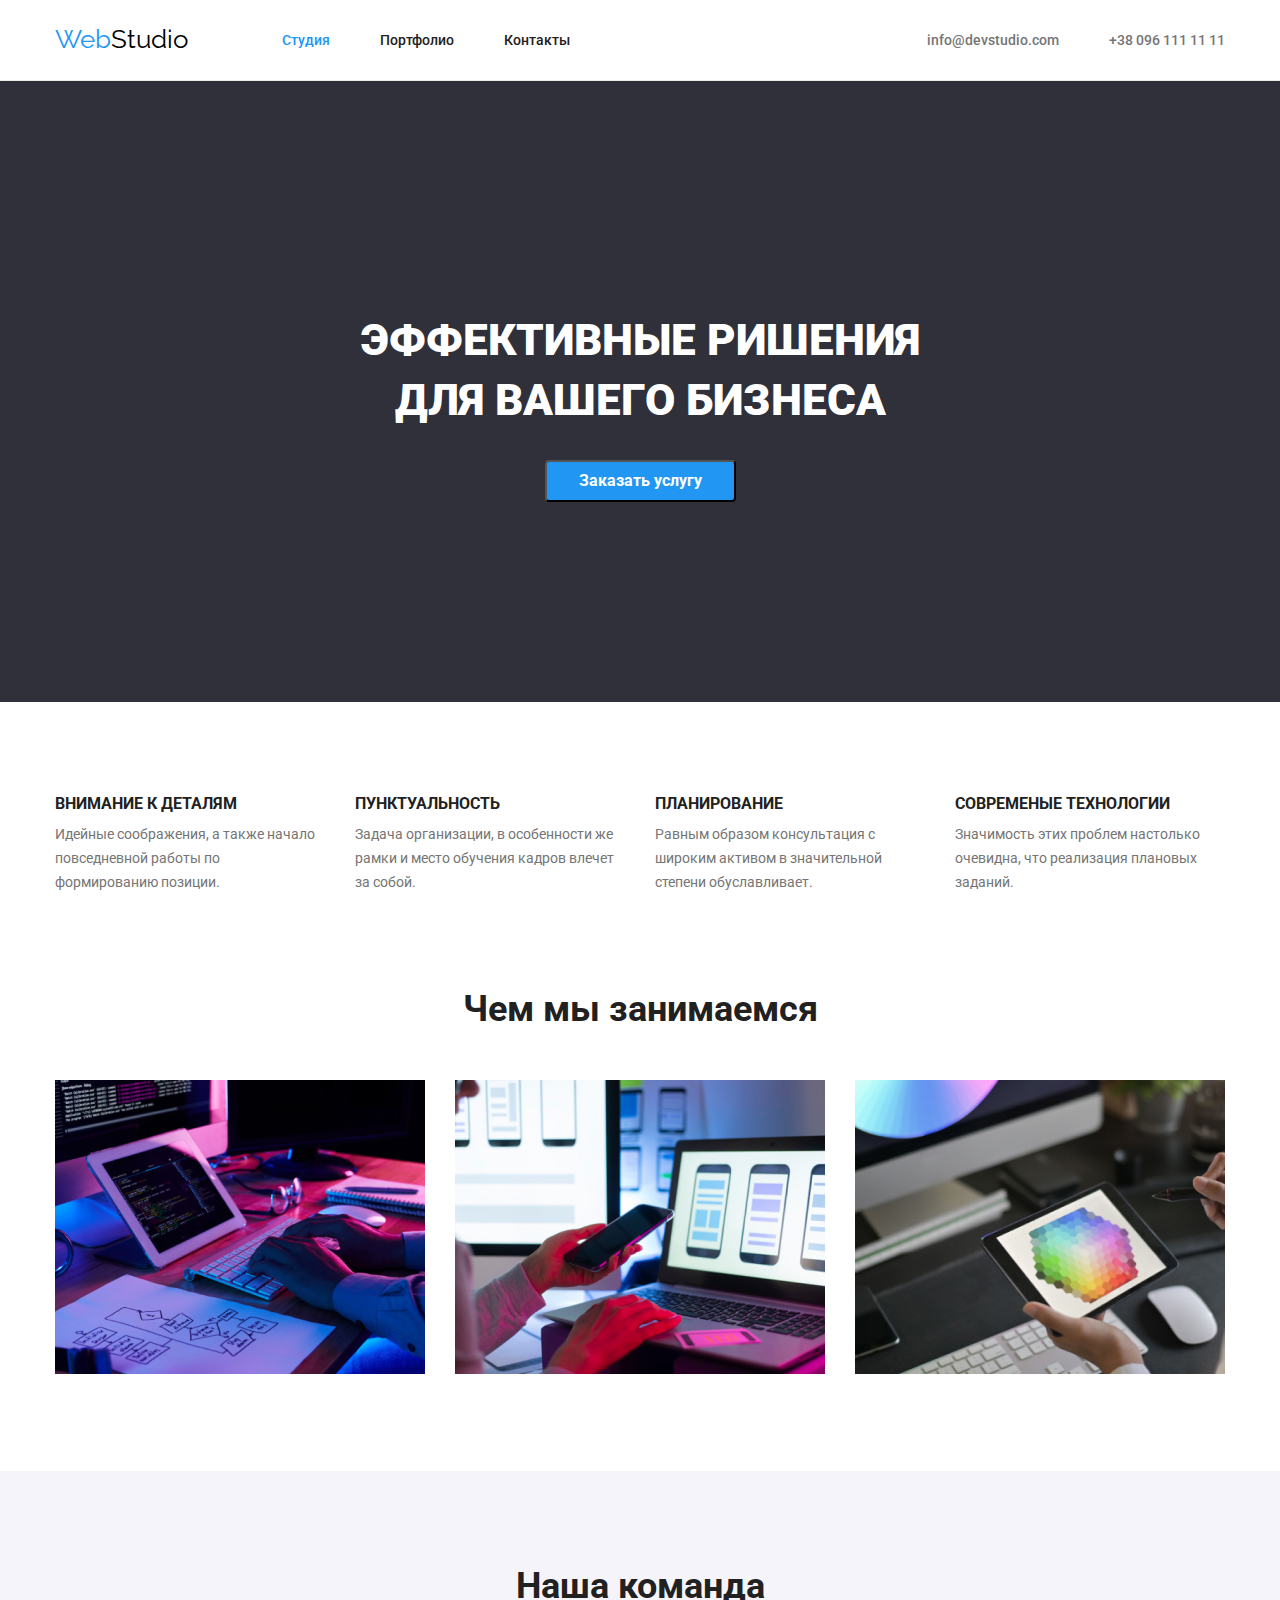
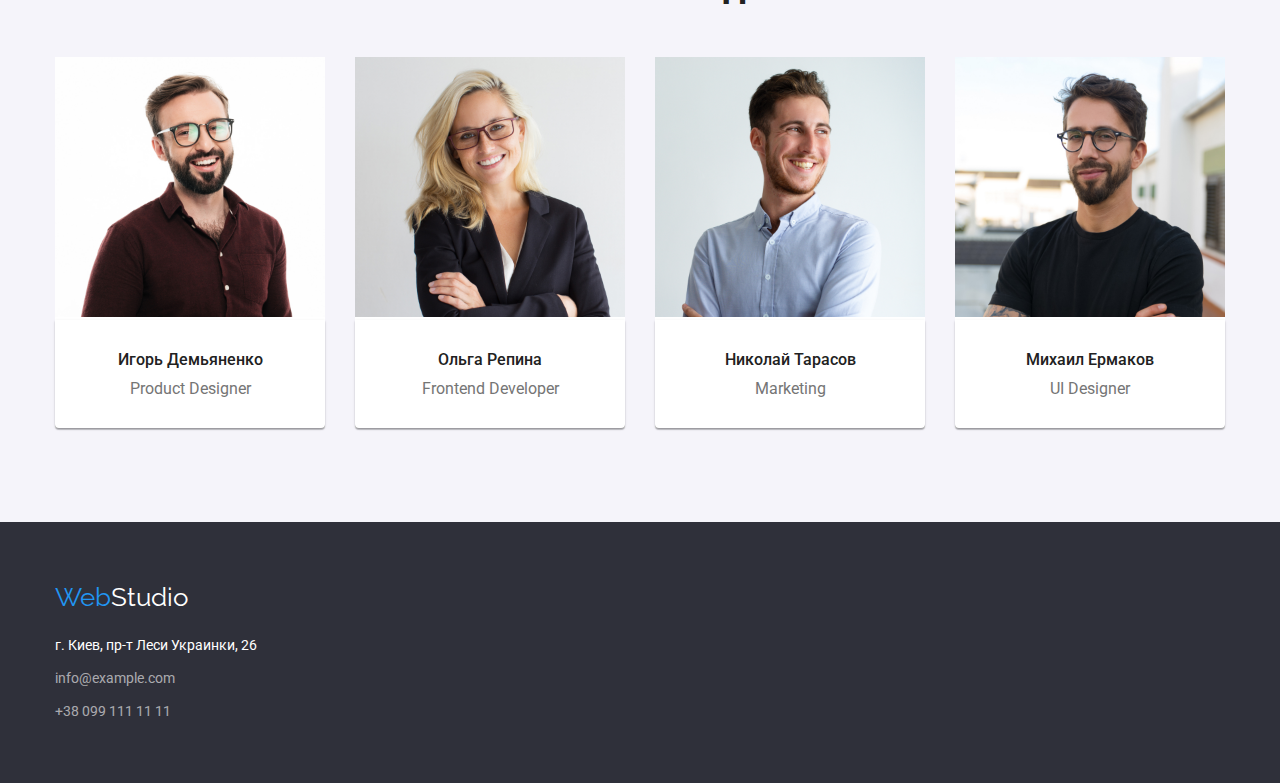
<file: index.html>
<!DOCTYPE html>
<html lang="ru">
<head>
    <meta charset="UTF-8">
    <meta name="viewport" content="width=device-width, initial-scale=1.0">
    <title>WebStudio</title>
    <link href="https://fonts.googleapis.com/css2?family=Raleway:wght@700&family=Roboto:wght@400;500;700;900&display=swap" rel="stylesheet">
    <link rel="stylesheet" href="style/style.css">
    <link rel="stylesheet" href="style/normalize.css">
</head>
<body>
    <header class="header">
        <div class="container">
            <div class="muve location">
                <nav class="location">
                    <a href="index.html" class="logotype-studio">Web<span class="logotype-span-black">Studio</span></a>
                    <ul class="nav-list location">
                        <li class="header-item"><a href="index.html" class="nav-link hover-color currentlink">Студия</a></li>
                        <li class="header-item"><a href="portfolio.html" class="nav-link hover-color">Портфолио</a></li>
                        <li class="header-item"><a href="" class="nav-link hover-color">Контакты</a></li>
                    </ul>
                </nav>
                <ul class="header-ul location">
                    <li class="header-item"><a href="mailto:info@devstudio.com" class="header-email hover-color">info@devstudio.com</a></li>
                    <li class="header-item-last"><a href="tel:+380961111111" class="header-tel hover-color">+38 096 111 11 11</a></li>
                </ul>
            </div>
        </div>
    </header>
    <main>
        <section class="hero">
            <div class="container">
                <h1 class="hero-title">Эффективные ришения<br/>для вашего бизнеса</h1>
                <p><button class="hero-btn">Заказать услугу</button></p>
            </div>
        </section>

        <section class="features">
            <div class="container">
                <h2 class="features-title visually-hidden">Особенности</h2>
                <ul class="location">
                    <li class="features-item">
                        <h3 class="features-item-title">Внимание к деталям</h3>
                        <p class="features-item-content">Идейные соображения, а также начало повседневной работы по формированию позиции.</p>
                    </li>
                    <li class="features-item">
                        <h3 class="features-item-title">Пунктуальность</h3>
                        <p class="features-item-content">Задача организации, в особенности же рамки и место обучения кадров влечет за собой.</p>
                    </li>
                    <li class="features-item">
                        <h3 class="features-item-title">Планирование</h3>
                        <p class="features-item-content">Равным образом консультация с широким активом в значительной степени обуславливает.</p>
                    </li>
                    <li class="features-item-right">
                        <h3 class="features-item-title">Современые технологии</h3>
                        <p class="features-item-content">Значимость этих проблем настолько очевидна, что реализация плановых заданий.</p>
                    </li>
                </ul>
            </div>
        </section>

        <section class="work">
            <div class="container">
                <h2 class="work-title">Чем мы занимаемся</h2>
                <ul class="location">
                    <li>
                        <img src="images/designing.jpg" alt="Робочий стол" width="370">
                    </li>
                    <li class="work-item">
                        <img src="images/realization.jpg" alt="Телефон в ноутбуке" width="370">
                    </li>
                    <li>
                        <img src="images/result.jpg" alt="Планшет" width="370">
                    </li>
                </ul>
            </div>
        </section>

        <section class="team">
            <div class="container">
                <h2 class="team-title">Наша команда</h2>
                <ul class="location">
                    <li class="team-item">
                        <img src="images/igor.jpg" alt="Игорь" width="270">
                        <div class="team-wrapper">
                            <h3 class="team-item-title">Игорь Демьяненко</h3>
                            <p class="team-item-content">Product Designer</p>
                        </div>
                    </li>
                    <li class="team-item">
                        <img src="images/olga.jpg" alt="Ольга" width="270">
                        <div class="team-wrapper">
                            <h3 class="team-item-title">Ольга Репина</h3>
                            <p class="team-item-content">Frontend Developer</p>
                        </div>
                    </li>
                    <li class="team-item">
                        <img src="images/mykola.jpg" alt="Николай" width="270">
                        <div class="team-wrapper">
                            <h3 class="team-item-title">Николай Тарасов</h3>
                            <p class="team-item-content">Marketing</p>
                        </div>
                    </li>
                    <li class="team-item">
                        <img src="images/mykhailo.jpg" alt="Михаил" width="270">
                        <div class="team-wrapper">
                            <h3 class="team-item-title">Михаил Ермаков</h3>
                            <p class="team-item-content">UI Designer</p>
                        </div>
                    </li>
                </ul>
            </div>
        </section>
    </main>
    <footer class="footer">
        <div class="container">
            <a href="index.html" class="footer-logotype-studio">Web<span class="logotype-span-white">Studio</span></a>
            <address class="footer-address">
                <a href="#" class="footer-location hover-color">г. Киев, пр-т Леси Украинки, 26</a>
                <ul class="footer-link">
                    <li class="footer-email"><a href="mailto:info@example.com" class="footer-item hover-color">info@example.com</a></li>
                    <li class="footer-tel"><a href="tel:+380991111111" class="footer-item hover-color">+38 099 111 11 11</a></li>
                </ul>
            </address>
        </div>
    </footer>
</body>
</html>
</file>
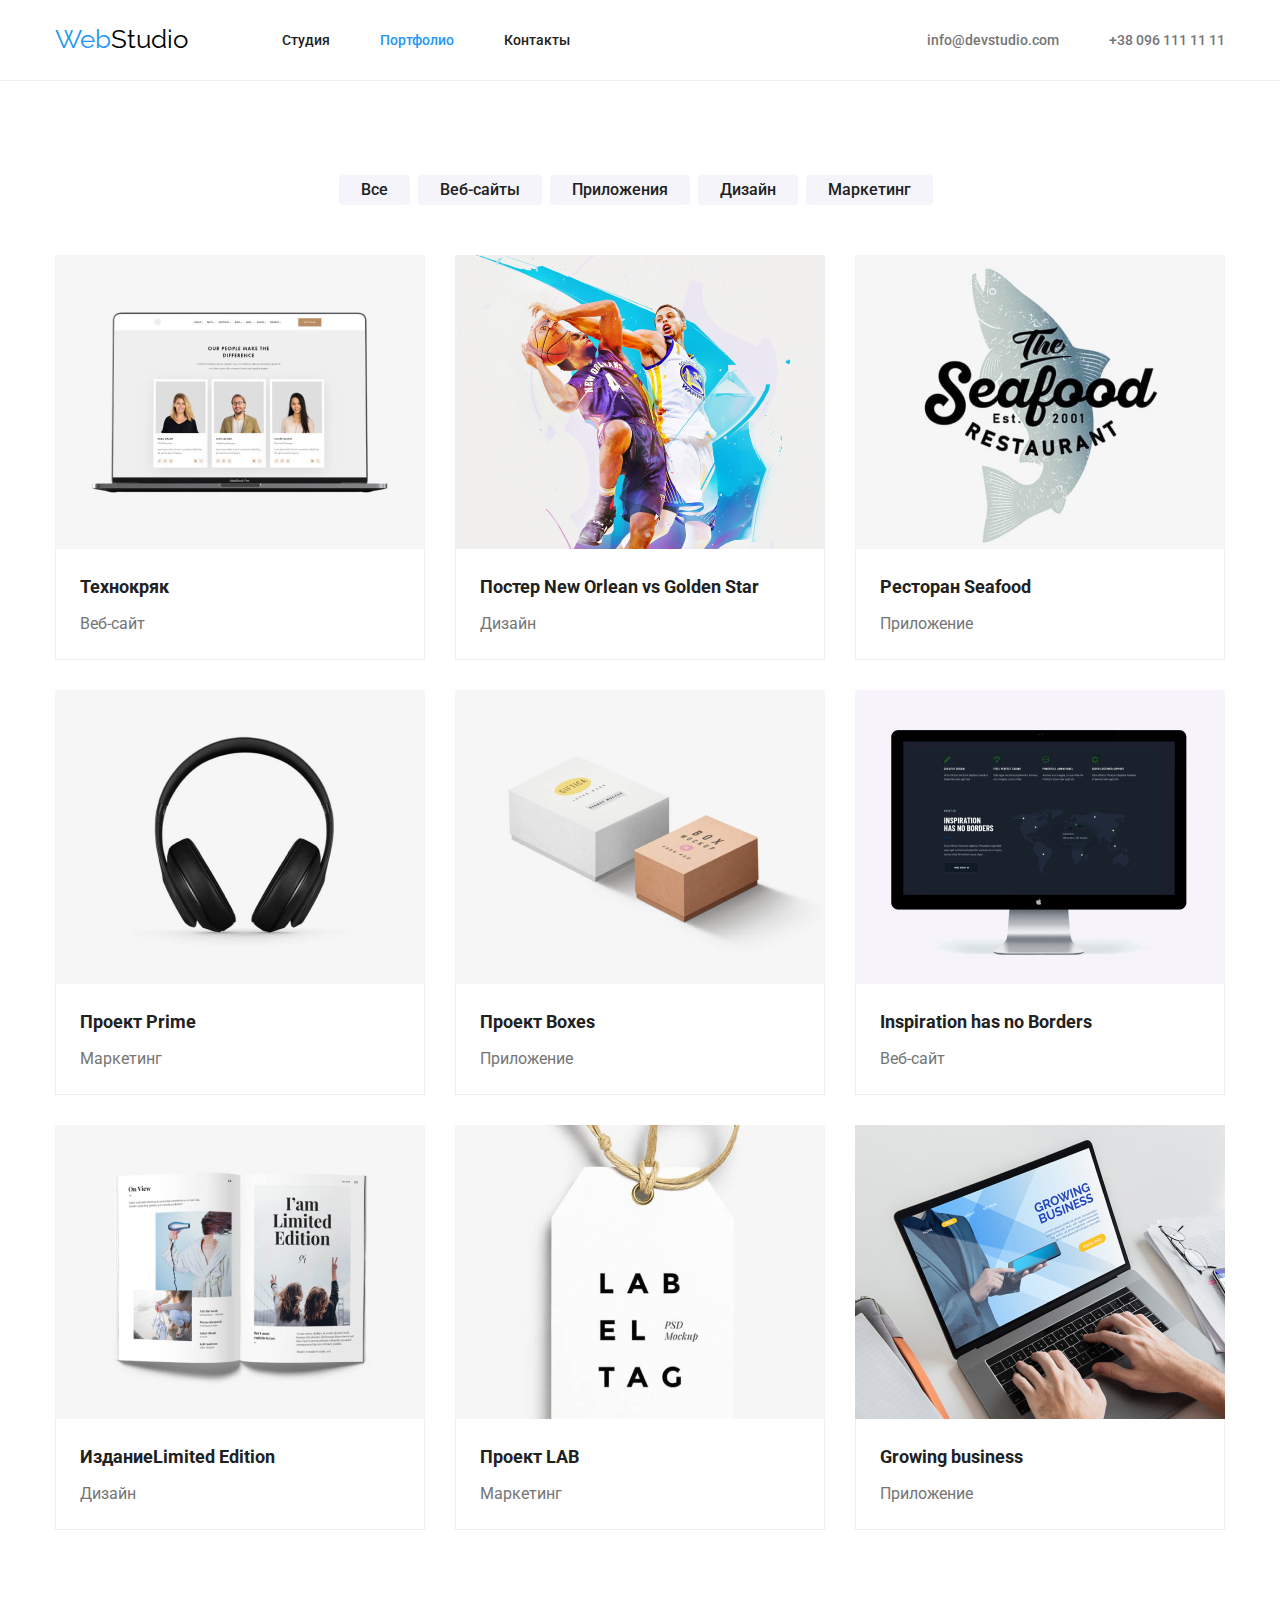
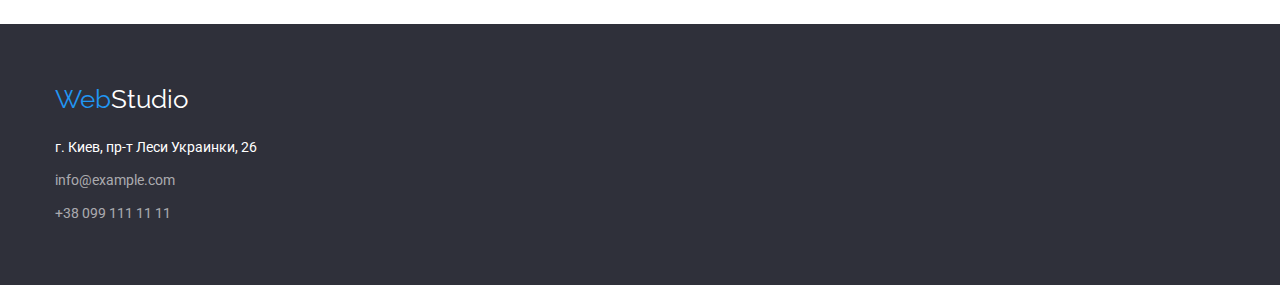
<file: portfolio.html>
<!DOCTYPE html>
<html lang="ru">
<head>
    <meta charset="UTF-8">
    <meta name="viewport" content="width=device-width, initial-scale=1.0">
    <title>WebStudio</title>
    <link href="https://fonts.googleapis.com/css2?family=Raleway:wght@700&family=Roboto:wght@400;500;700;900&display=swap" rel="stylesheet">
    <link rel="stylesheet" href="style/style.css">
    <link rel="stylesheet" href="style/normalize.css">
</head>
<body>
    <header class="header">
        <div class="container">
            <div class="muve location">
                <nav class="location">
                    <a href="index.html" class="logotype-studio">Web<span class="logotype-span-black">Studio</span></a>
                    <ul class="nav-ul location">
                        <li class="header-item"><a href="index.html" class="nav-link hover-color">Студия</a></li>
                        <li class="header-item"><a href="portfolio.html" class="nav-link nav-portfolio hover-color currentlink">Портфолио</a></li>
                        <li class="header-item"><a href="" class="nav-link hover-color">Контакты</a></li>
                    </ul>
                </nav>
                <ul class="header-list location">
                    <li class="header-item"><a href="mailto:info@devstudio.com" class="header-email hover-color">info@devstudio.com</a></li>
                    <li class="header-item-last"><a href="tel:+380961111111" class="header-tel hover-color">+38 096 111 11 11</a></li>
                </ul>
            </div>
        </div>
    </header>

    <section class="projects">
        <div class="container">
            <h2 class="visually-hidden">Наши проекты</h2>
            <ul class="location project-filter">
                <li class="filter-item"><button class="filter-btn">Все</button></li>
                <li class="filter-item"><button class="filter-btn">Веб-сайты</button></li>
                <li class="filter-item"><button class="filter-btn">Приложения</button></li>
                <li class="filter-item"><button class="filter-btn">Дизайн</button></li>
                <li class="filter-item"><button class="filter-btn">Маркетинг</button></li>
            </ul>
            <ul class="location project-list">
                <li class="project-item">
                    <img src="images/tehno.jpg" alt="Ноутбук">
                    <div class="project-wrapper">
                        <h3 class="project-item-title">Технокряк</h3>
                        <p class="project-item-content">Веб-сайт</p>
                    </div>
                </li>
                <li class="project-item">
                    <img src="images/orlean.jpg" alt="Два баскетболиста">
                    <div class="project-wrapper">
                        <h3 class="project-item-title">Постер New Orlean vs Golden Star</h3>
                        <p class="project-item-content">Дизайн</p>
                    </div>
                </li>
                <li class="project-item">
                    <img src="images/seafood.jpg" alt="Логотип">
                    <div class="project-wrapper">
                        <h3 class="project-item-title">Ресторан Seafood</h3>
                        <p class="project-item-content">Приложение</p>
                    </div>
                </li>
                <li class="project-item">
                    <img src="images/prime.jpg" alt="Наушники">
                    <div class="project-wrapper">
                        <h3 class="project-item-title">Проект Prime</h3>
                        <p class="project-item-content">Маркетинг</p>
                    </div>
                </li>
                <li class="project-item">
                    <img src="images/boxes.jpg" alt="Две коробки">
                    <div class="project-wrapper">
                        <h3 class="project-item-title">Проект Boxes</h3>
                        <p class="project-item-content">Приложение</p>
                    </div>
                </li>
                <li class="project-item">
                    <img src="images/inspiration.jpg" alt="Монитор">
                    <div class="project-wrapper">
                        <h3 class="project-item-title">Inspiration has no Borders</h3>
                        <p class="project-item-content">Веб-сайт</p>
                    </div>
                </li>
                <li class="project-item">
                    <img src="images/limited.jpg" alt="Журнал">
                    <div class="project-wrapper">
                        <h3 class="project-item-title">ИзданиеLimited Edition</h3>
                        <p class="project-item-content">Дизайн</p>
                    </div>
                </li>
                <li class="project-item">
                    <img src="images/lab.jpg" alt="Етикетка">
                    <div class="project-wrapper">
                        <h3 class="project-item-title">Проект LAB</h3>
                        <p class="project-item-content">Маркетинг</p>
                    </div>
                </li>
                <li class="project-item">
                    <img src="images/growing.jpg" alt="Ноутбук">
                    <div class="project-wrapper">
                        <h3 class="project-item-title">Growing business</h3>
                        <p class="project-item-content">Приложение</p>
                    </div>
                </li>
            </ul>
        </div>
    </section>
    
    <footer class="footer">
        <div class="container">
            <a href="index.html" class="footer-logotype-studio">Web<span class="logotype-span-white">Studio</span></a>
            <address class="footer-address">
                <a href="#" class="footer-location hover-color">г. Киев, пр-т Леси Украинки, 26</a>
                <ul class="footer-link">
                    <li class="footer-email"><a href="mailto:info@example.com" class="footer-item hover-color">info@example.com</a></li>
                    <li class="footer-tel"><a href="tel:+380991111111" class="footer-item hover-color">+38 099 111 11 11</a></li>
                </ul>
            </address>
        </div>
    </footer>
</body>
</html>
</file>
<file: style/style.css>
body {
    font-family: 'Roboto', sans-serif;
    font-weight: normal;
    font-size: 14px;
    line-height: 16px;
    color: var(--brand-color);
}
ul {
    list-style: none;
}
a {
    text-decoration: none;
    font-style: normal;
}
* {
    padding: 0;
    margin: 0;
}
:root {
    --brand-color: #212121;
    --popular-color: #757575;
    --white-color: #ffffff;
    --blue-color: #2196F3;
    --background-gray: #2F303A;
    --gray: #F5F4FA;
    --ligt-gray: rgba(255, 255, 255, 0.6);
}
.visually-hidden {
    position: absolute;
    width: 1px;
    height: 1px;
    margin: -1px;
    border: 0;
    padding: 0;
    white-space: nowrap;
    clip-path: inset(100%);
    clip: rect(0 0 0 0);
    overflow: hidden;
}
.hover-color:hover, .hover-color:focus {
    color: var(--blue-color);
}
a.currentlink {
    color: var(--blue-color);
 }
.location {
    display: flex;
    align-items: center;
 }
.container {
    width: 1170px;
    padding-left: 15px;
    padding-right: 15px;
    margin: 0 auto;
 }

.header {
    border-bottom: 1px solid #ECECEC;
 }
 .muve {
    justify-content: space-between;
 }
.logotype-studio {
    font-family: 'Raleway', sans-serif;
    font-size: 26px;
    line-height: 31px;
    color: var(--blue-color);
    margin-right: 94px;
    padding-top: 24px;
    padding-bottom: 25px;
}
.logotype-span-black {
    color: #000000;
}
.header-item {
    margin-right: 50px;
}
.nav-link {
    display: inline-block;
    font-weight: 500;
    color: var(--brand-color);
    padding-top: 32px;
    padding-bottom: 32px;
}
.header-email,
.header-tel {
    display: inline-block;
    font-weight: 500;
    color: var(--popular-color);
    padding-top: 32px;
    padding-bottom: 32px;
}

.hero {
    padding-top: 200px;
    padding-bottom: 200px;
    background: var(--background-gray);
    text-align: center;
}
.hero-title {
    font-weight: 900;
    font-size: 44px;
    line-height: 60px;
    color: var(--white-color);
    text-transform: uppercase;
}
.hero-btn {
    font-weight: 700;
    font-size: 16px;
    border-radius: 4px;
    padding: 10px 32px;
    color: var(--white-color);
    background: var(--blue-color);
}

.features {
    padding-top: 94px;
    padding-bottom: 94px;
}
.features-item {
    width: 270px;
    margin-right: 30px; 
}
.features-item-right {
    width: 270px;
}
.features-item-title {
    font-weight: bold;
    text-transform: uppercase;
}
.features-item-content {
    margin-top: 10px;
    line-height: 24px;
    color: var(--popular-color);
}

.work {
    text-align: center;
    padding-bottom: 94px;
}
.work-title {
    font-weight: bold;
    font-size: 36px;
    line-height: 42px;
    margin-bottom: 50px;
}
.work-item {
    margin-left: 30px;
    margin-right: 30px;
}

.team {
    background: var(--gray);
    padding-top: 94px;
    padding-bottom: 94px;
    text-align: center;
}
.team-title {
    font-weight: bold;
    font-size: 36px;
    line-height: 42px;
    margin-bottom: 50px;
}
.team-item {
    background-color: var(--white-color);
    margin-right: 30px;
}
.team-wrapper {
    padding-bottom: 30px;
    padding-top: 30px;
    box-shadow: 0px 1px 3px rgba(0, 0, 0, 0.12), 0px 1px 1px rgba(0, 0, 0, 0.14), 0px 2px 1px rgba(0, 0, 0, 0.2);
    border-radius: 0px 0px 4px 4px;
}
.team-item-title {
    font-weight: 500;
    font-size: 16px;
    line-height: 19px;
    margin-bottom: 10px;
}
.team-item-content {
    font-size: 16px;
    line-height: 19px;
    color: var(--popular-color);
}

.footer {
    background: var(--background-gray);
    padding-top: 60px;
    padding-bottom: 60px;
}
.footer-logotype-studio {
    font-family: 'Raleway', sans-serif;
    font-size: 26px;
    line-height: 31px;
    color: var(--blue-color);
}
.logotype-span-white {
    color: var(--white-color);
}
.footer-address {
    margin-top: 20px;
}
.footer-location {
    line-height: 24px;
    color: var(--white-color);
}
.footer-link, .footer-tel {
    margin-top: 9px;
}
.footer-item {
    line-height: 24px;
    color: var(--ligt-gray);
}

.projects {
    padding-top: 94px;
    padding-bottom: 94px;
}
.project-filter {
    justify-content: center;
}
.filter-item {
    margin-right: 8px;
}
.filter-btn {
    font-weight: 500;
    font-size: 16px;
    text-align: center;
    color: var(--brand-color);
    background-color: var(--gray);
    border: none;
    border-radius: 4px;
    padding: 6px 22px;
}
.filter-btn:hover, .filter-btn:focus {
    color: var(--white-color);
    background-color: var(--blue-color);
}
.project-list {
    flex-flow: row wrap;
    margin-top: 50px;
}
.project-item img {
    display: block;
}
.project-item:nth-child(2), 
.project-item:nth-child(5),
.project-item:nth-child(8) {
    margin-left: 30px;
    margin-right: 30px;
}
.project-item:nth-child(4), 
.project-item:nth-child(5),
.project-item:nth-child(6) {
    margin-top: 30px;
    margin-bottom: 30px;
}
.project-wrapper {
    padding: 20px 24px;
    border-left: 1px solid #EEEEEE;
    border-right: 1px solid #EEEEEE;
    border-bottom: 1px solid #EEEEEE;
}
.project-item-title {
    font-weight: bold;
    font-size: 18px;
    line-height: 36px;
    margin-bottom: 4px;
}
.project-item-content {
    font-size: 16px;
    line-height: 30px;
    color: var(--popular-color);
}
</file>
